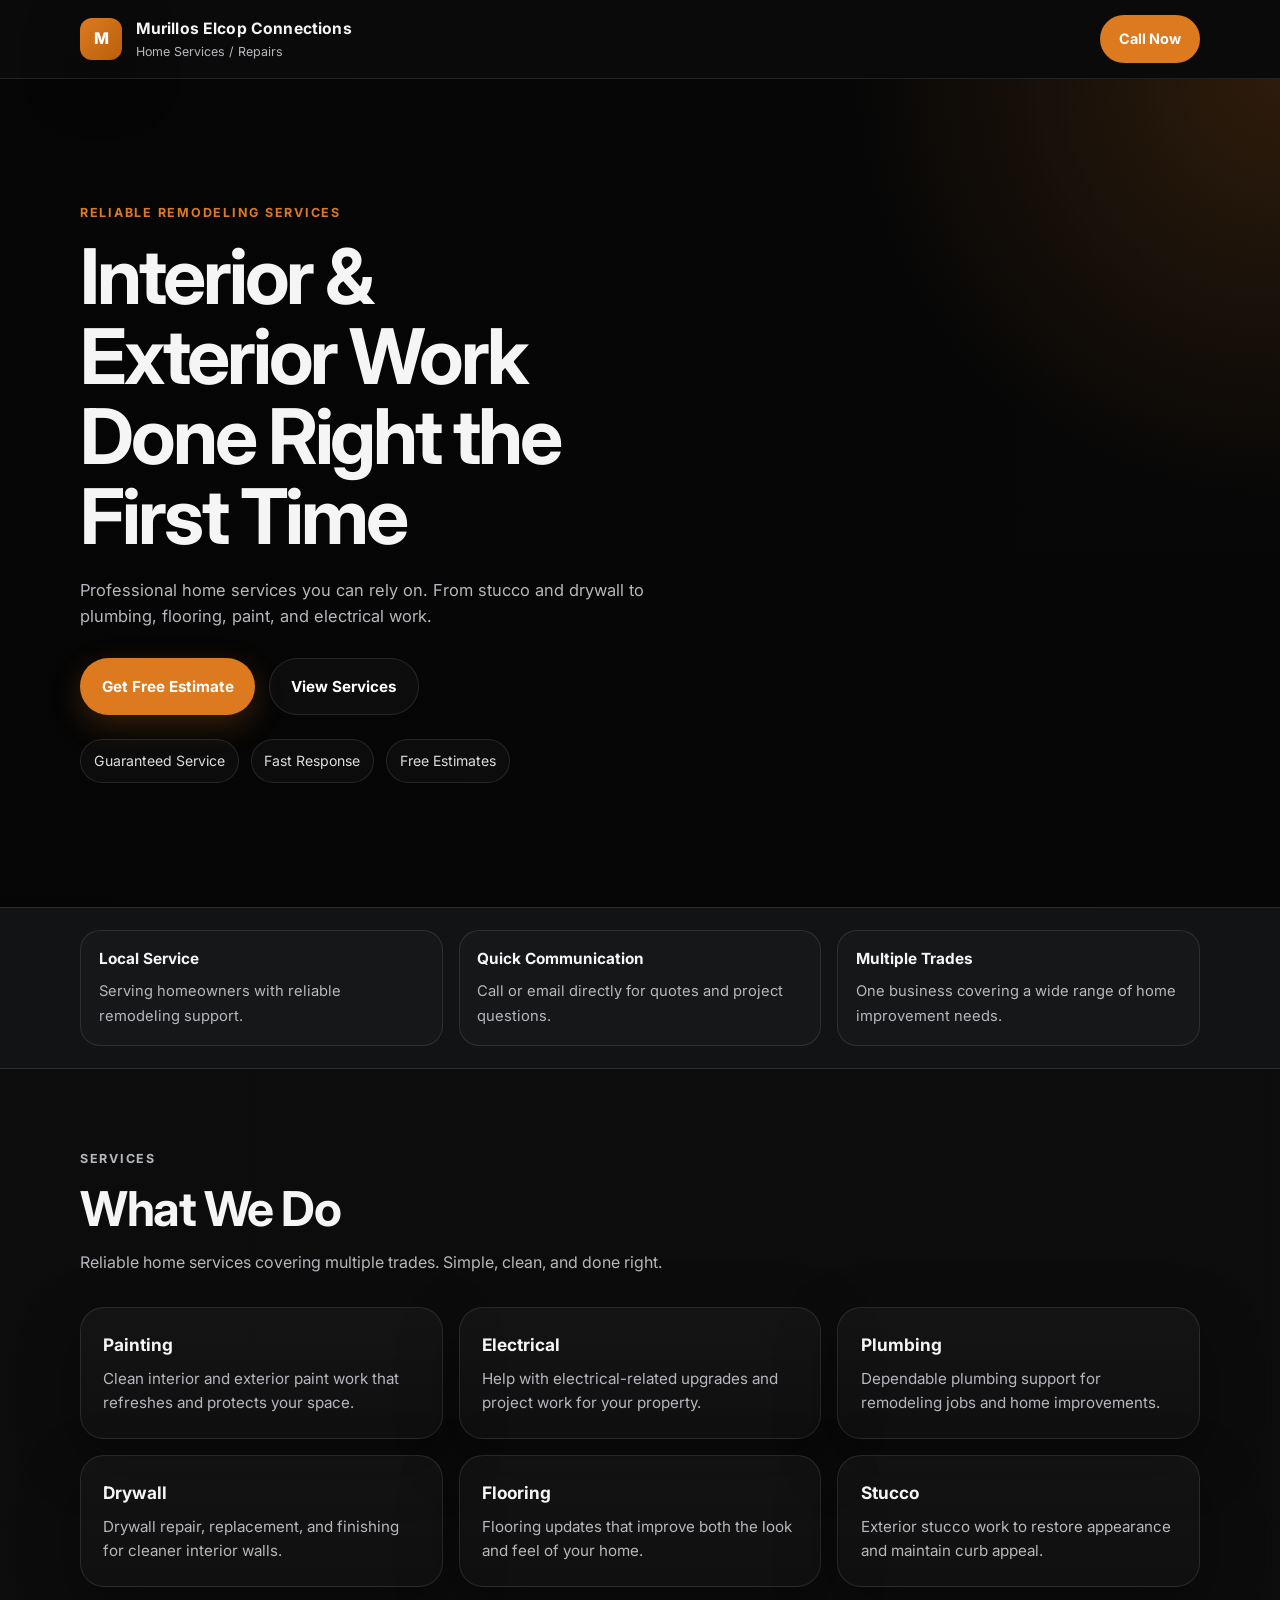
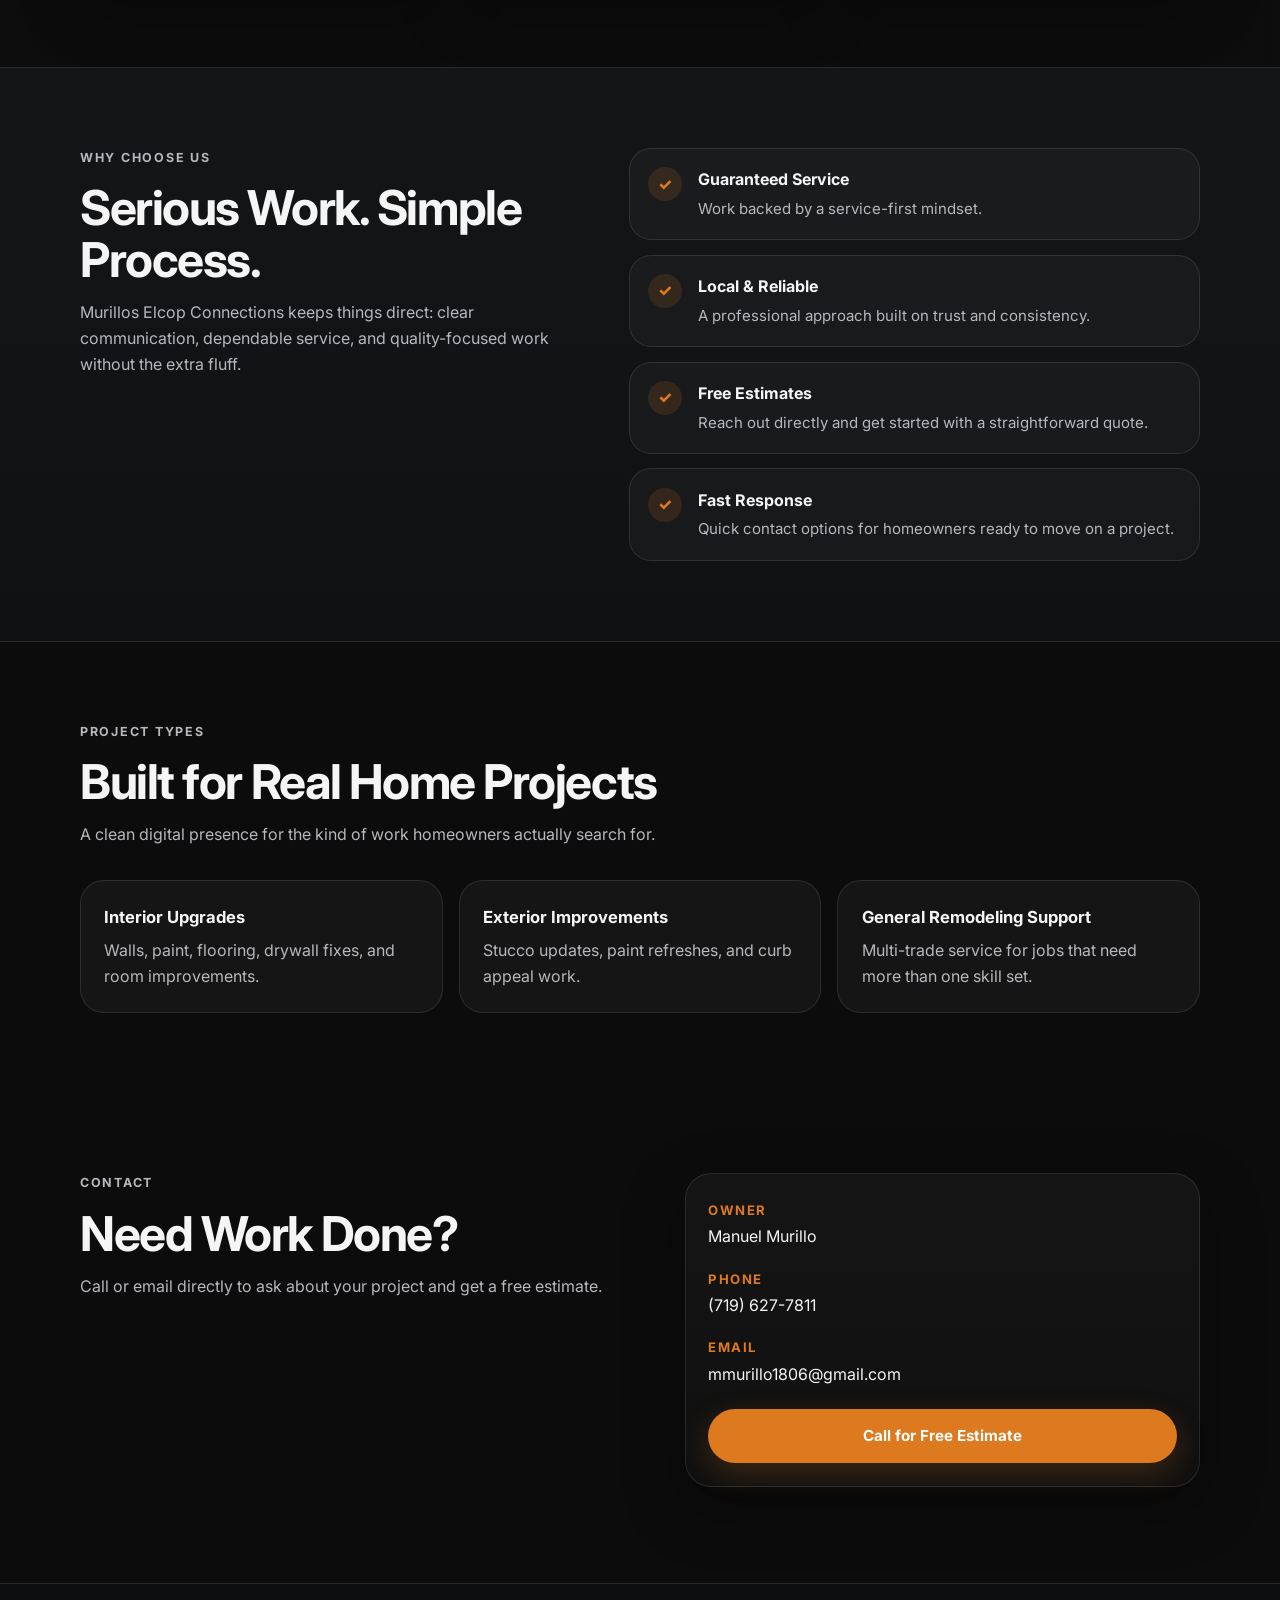
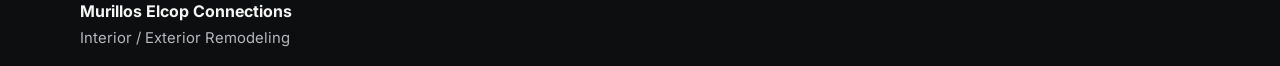
<file: index.html>
<!DOCTYPE html>
<html lang="en">
<head>
  <meta charset="UTF-8" />
  <meta name="viewport" content="width=device-width, initial-scale=1.0" />
  <title>Murillos Elcop Connections | Remodeling Services</title>
  <link rel="preconnect" href="https://fonts.googleapis.com">
  <link rel="preconnect" href="https://fonts.gstatic.com" crossorigin>
  <link href="https://fonts.googleapis.com/css2?family=Inter:wght@400;500;600;700;800&display=swap" rel="stylesheet">
  <link rel="stylesheet" href="styles.css" />
</head>
<body>

  <header class="site-header">
    <div class="container nav">
      <div class="brand">
        <span class="brand-mark">M</span>
        <div>
          <p class="brand-name">Murillos Elcop Connections</p>
          <p class="brand-sub">Home Services / Repairs</p>
        </div>
      </div>

      <a href="tel:17196277811" class="nav-btn">Call Now</a>
    </div>
  </header>

  <main>
    <section class="hero">
      <div class="hero-overlay"></div>
      <div class="container hero-inner">
        <div class="hero-copy">
          <p class="eyebrow">Reliable Remodeling Services</p>
          <h1>Interior & Exterior Work Done Right the First Time</h1>
          <p class="hero-text">
            Professional home services you can rely on. From stucco and drywall to plumbing,
            flooring, paint, and electrical work.
          </p>

          <div class="hero-actions">
            <a href="tel:17196277811" class="btn btn-primary">Get Free Estimate</a>
            <a href="#services" class="btn btn-secondary">View Services</a>
          </div>

          <div class="hero-points">
            <span>Guaranteed Service</span>
            <span>Fast Response</span>
            <span>Free Estimates</span>
          </div>
        </div>
      </div>
    </section>

    <section class="trust-bar">
      <div class="container trust-grid">
        <div class="trust-item">
          <strong>Local Service</strong>
          <span>Serving homeowners with reliable remodeling support.</span>
        </div>
        <div class="trust-item">
          <strong>Quick Communication</strong>
          <span>Call or email directly for quotes and project questions.</span>
        </div>
        <div class="trust-item">
          <strong>Multiple Trades</strong>
          <span>One business covering a wide range of home improvement needs.</span>
        </div>
      </div>
    </section>

    <section class="section" id="services">
      <div class="container">
        <div class="section-head">
          <p class="eyebrow">Services</p>
          <h2>What We Do</h2>
          <p>
            Reliable home services covering multiple trades. Simple, clean, and done right.
          </p>
        </div>

        <div class="services-grid">
          <article class="service-card">
            <h3>Painting</h3>
            <p>Clean interior and exterior paint work that refreshes and protects your space.</p>
          </article>

          <article class="service-card">
            <h3>Electrical</h3>
            <p>Help with electrical-related upgrades and project work for your property.</p>
          </article>

          <article class="service-card">
            <h3>Plumbing</h3>
            <p>Dependable plumbing support for remodeling jobs and home improvements.</p>
          </article>

          <article class="service-card">
            <h3>Drywall</h3>
            <p>Drywall repair, replacement, and finishing for cleaner interior walls.</p>
          </article>

          <article class="service-card">
            <h3>Flooring</h3>
            <p>Flooring updates that improve both the look and feel of your home.</p>
          </article>

          <article class="service-card">
            <h3>Stucco</h3>
            <p>Exterior stucco work to restore appearance and maintain curb appeal.</p>
          </article>
        </div>
      </div>
    </section>

    <section class="section section-dark">
      <div class="container split">
        <div class="split-copy">
          <p class="eyebrow">Why Choose Us</p>
          <h2>Serious Work. Simple Process.</h2>
          <p>
            Murillos Elcop Connections keeps things direct: clear communication,
            dependable service, and quality-focused work without the extra fluff.
          </p>
        </div>

        <div class="check-panel">
          <div class="check-row">
            <span class="check-icon">✓</span>
            <div>
              <h3>Guaranteed Service</h3>
              <p>Work backed by a service-first mindset.</p>
            </div>
          </div>

          <div class="check-row">
            <span class="check-icon">✓</span>
            <div>
              <h3>Local & Reliable</h3>
              <p>A professional approach built on trust and consistency.</p>
            </div>
          </div>

          <div class="check-row">
            <span class="check-icon">✓</span>
            <div>
              <h3>Free Estimates</h3>
              <p>Reach out directly and get started with a straightforward quote.</p>
            </div>
          </div>

          <div class="check-row">
            <span class="check-icon">✓</span>
            <div>
              <h3>Fast Response</h3>
              <p>Quick contact options for homeowners ready to move on a project.</p>
            </div>
          </div>
        </div>
      </div>
    </section>

    <section class="section">
      <div class="container">
        <div class="section-head">
          <p class="eyebrow">Project Types</p>
          <h2>Built for Real Home Projects</h2>
          <p>
            A clean digital presence for the kind of work homeowners actually search for.
          </p>
        </div>

        <div class="project-types">
          <div class="project-box">
            <h3>Interior Upgrades</h3>
            <p>Walls, paint, flooring, drywall fixes, and room improvements.</p>
          </div>

          <div class="project-box">
            <h3>Exterior Improvements</h3>
            <p>Stucco updates, paint refreshes, and curb appeal work.</p>
          </div>

          <div class="project-box">
            <h3>General Remodeling Support</h3>
            <p>Multi-trade service for jobs that need more than one skill set.</p>
          </div>
        </div>
      </div>
    </section>

    <section class="section contact-section" id="contact">
      <div class="container contact-wrap">
        <div class="contact-copy">
          <p class="eyebrow">Contact</p>
          <h2>Need Work Done?</h2>
          <p>
            Call or email directly to ask about your project and get a free estimate.
          </p>
        </div>

        <div class="contact-card">
          <div class="contact-item">
            <span class="label">Owner</span>
            <p>Manuel Murillo</p>
          </div>

          <div class="contact-item">
            <span class="label">Phone</span>
            <p><a href="tel:17196277811">(719) 627-7811</a></p>
          </div>

          <div class="contact-item">
            <span class="label">Email</span>
            <p><a href="mailto:mmurillo1806@gmail.com">mmurillo1806@gmail.com</a></p>
          </div>

          <a href="tel:17196277811" class="btn btn-primary btn-full">Call for Free Estimate</a>
        </div>
      </div>
    </section>
  </main>

  <footer class="site-footer">
    <div class="container footer-inner">
      <p>Murillos Elcop Connections</p>
      <p>Interior / Exterior Remodeling</p>
    </div>
  </footer>

</body>
</html>
</file>
<file: styles.css>
:root {
  --bg: #0f0f10;
  --bg-soft: #17181a;
  --bg-card: rgba(255, 255, 255, 0.04);
  --line: rgba(255, 255, 255, 0.1);
  --text: #f5f5f5;
  --muted: #b6b8bd;
  --accent: #dd7a1f;
  --accent-dark: #b95f0e;
  --white: #ffffff;
  --shadow: 0 20px 60px rgba(0, 0, 0, 0.35);
}

* {
  margin: 0;
  padding: 0;
  box-sizing: border-box;
}

html {
  scroll-behavior: smooth;
}

body {
  font-family: "Inter", sans-serif;
  background:
    linear-gradient(to bottom, rgba(12, 12, 12, 0.96), rgba(12, 12, 12, 1)),
    var(--bg);
  color: var(--text);
  line-height: 1.6;
}

img {
  max-width: 100%;
  display: block;
}

a {
  color: inherit;
  text-decoration: none;
}

.container {
  width: min(1120px, calc(100% - 2rem));
  margin: 0 auto;
}

.site-header {
  position: sticky;
  top: 0;
  z-index: 50;
  backdrop-filter: blur(14px);
  background: rgba(10, 10, 10, 0.72);
  border-bottom: 1px solid var(--line);
}

.nav {
  min-height: 78px;
  display: flex;
  align-items: center;
  justify-content: space-between;
  gap: 1rem;
}

.brand {
  display: flex;
  align-items: center;
  gap: 0.85rem;
}

.brand-mark {
  width: 42px;
  height: 42px;
  border-radius: 12px;
  display: grid;
  place-items: center;
  background: linear-gradient(135deg, var(--accent), var(--accent-dark));
  color: var(--white);
  font-weight: 800;
  box-shadow: var(--shadow);
}

.brand-name {
  font-size: 0.98rem;
  font-weight: 700;
  letter-spacing: 0.01em;
}

.brand-sub {
  font-size: 0.78rem;
  color: var(--muted);
}

.nav-btn,
.btn {
  display: inline-flex;
  align-items: center;
  justify-content: center;
  border-radius: 999px;
  font-weight: 700;
  transition: 0.25s ease;
}

.nav-btn {
  padding: 0.8rem 1rem;
  background: var(--accent);
  color: var(--white);
  font-size: 0.9rem;
}

.nav-btn:hover,
.btn-primary:hover {
  background: #f08a2a;
  transform: translateY(-1px);
}

.hero {
  position: relative;
  min-height: 92vh;
  display: flex;
  align-items: center;
  background:
    linear-gradient(to right, rgba(5, 5, 5, 0.86), rgba(5, 5, 5, 0.55)),
    url("https://images.pexels.com/photos/4494653/pexels-photo-4494653.jpeg") center/cover no-repeat;
  overflow: hidden;
}

.hero-overlay {
  position: absolute;
  inset: 0;
  background:
    radial-gradient(circle at top right, rgba(221, 122, 31, 0.18), transparent 28%),
    linear-gradient(to bottom, rgba(0, 0, 0, 0.1), rgba(0, 0, 0, 0.25));
}

.hero-inner {
  position: relative;
  z-index: 2;
  padding: 5rem 0;
}

.hero-copy {
  max-width: 740px;
}

.eyebrow {
  margin-bottom: 0.9rem;
  color: var(--accent);
  text-transform: uppercase;
  letter-spacing: 0.14em;
  font-size: 0.78rem;
  font-weight: 700;
}

.hero h1 {
  font-size: clamp(2.35rem, 6vw, 4.9rem);
  line-height: 1.04;
  letter-spacing: -0.04em;
  max-width: 11ch;
}

.hero-text {
  margin-top: 1.25rem;
  max-width: 600px;
  color: var(--muted);
  font-size: 1.03rem;
}

.hero-actions {
  margin-top: 1.8rem;
  display: flex;
  flex-wrap: wrap;
  gap: 0.85rem;
}

.btn {
  padding: 0.95rem 1.35rem;
  font-size: 0.95rem;
}

.btn-primary {
  background: var(--accent);
  color: var(--white);
  box-shadow: 0 10px 30px rgba(221, 122, 31, 0.22);
}

.btn-secondary {
  border: 1px solid var(--line);
  color: var(--white);
  background: rgba(255, 255, 255, 0.03);
}

.btn-secondary:hover {
  background: rgba(255, 255, 255, 0.08);
}

.hero-points {
  margin-top: 1.5rem;
  display: flex;
  flex-wrap: wrap;
  gap: 0.75rem;
}

.hero-points span {
  padding: 0.6rem 0.8rem;
  border: 1px solid var(--line);
  border-radius: 999px;
  color: #dddddd;
  background: rgba(255, 255, 255, 0.03);
  font-size: 0.88rem;
}

.trust-bar {
  border-top: 1px solid var(--line);
  border-bottom: 1px solid var(--line);
  background: #121315;
}

.trust-grid {
  display: grid;
  grid-template-columns: 1fr;
  gap: 1rem;
  padding: 1.4rem 0;
}

.trust-item {
  padding: 1rem 1.1rem;
  border: 1px solid var(--line);
  border-radius: 20px;
  background: rgba(255, 255, 255, 0.02);
}

.trust-item strong {
  display: block;
  margin-bottom: 0.35rem;
  font-size: 0.96rem;
}

.trust-item span {
  color: var(--muted);
  font-size: 0.92rem;
}

.section {
  padding: 5rem 0;
}

.section-dark {
  background: linear-gradient(to bottom, #141517, #101113);
  border-top: 1px solid var(--line);
  border-bottom: 1px solid var(--line);
}

.section-head {
  max-width: 650px;
  margin-bottom: 2rem;
}

.section-head h2,
.split-copy h2,
.contact-copy h2 {
  font-size: clamp(1.9rem, 4vw, 3rem);
  line-height: 1.08;
  letter-spacing: -0.03em;
  margin-bottom: 0.9rem;
}

.section-head p,
.split-copy p,
.contact-copy p {
  color: var(--muted);
}

.services-grid {
  display: grid;
  grid-template-columns: 1fr;
  gap: 1rem;
}

.service-card {
  padding: 1.4rem;
  border-radius: 24px;
  border: 1px solid var(--line);
  background:
    linear-gradient(180deg, rgba(255,255,255,0.035), rgba(255,255,255,0.02));
  box-shadow: var(--shadow);
}

.service-card h3 {
  margin-bottom: 0.55rem;
  font-size: 1.08rem;
}

.service-card p {
  color: var(--muted);
  font-size: 0.95rem;
}

.split {
  display: grid;
  grid-template-columns: 1fr;
  gap: 1.5rem;
  align-items: start;
}

.check-panel {
  display: grid;
  gap: 0.9rem;
}

.check-row {
  display: flex;
  align-items: flex-start;
  gap: 1rem;
  padding: 1.15rem;
  border-radius: 22px;
  border: 1px solid var(--line);
  background: rgba(255, 255, 255, 0.03);
}

.check-icon {
  flex-shrink: 0;
  width: 34px;
  height: 34px;
  border-radius: 50%;
  display: grid;
  place-items: center;
  background: rgba(221, 122, 31, 0.14);
  color: var(--accent);
  font-weight: 800;
}

.check-row h3 {
  margin-bottom: 0.25rem;
  font-size: 1rem;
}

.check-row p {
  color: var(--muted);
  font-size: 0.94rem;
}

.project-types {
  display: grid;
  grid-template-columns: 1fr;
  gap: 1rem;
}

.project-box {
  padding: 1.45rem;
  border-radius: 24px;
  border: 1px solid var(--line);
  background: var(--bg-card);
}

.project-box h3 {
  margin-bottom: 0.45rem;
  font-size: 1.04rem;
}

.project-box p {
  color: var(--muted);
}

.contact-section {
  padding-bottom: 6rem;
}

.contact-wrap {
  display: grid;
  grid-template-columns: 1fr;
  gap: 1.25rem;
  align-items: stretch;
}

.contact-card {
  padding: 1.4rem;
  border-radius: 26px;
  background: linear-gradient(180deg, rgba(255,255,255,0.04), rgba(255,255,255,0.02));
  border: 1px solid var(--line);
  box-shadow: var(--shadow);
}

.contact-item + .contact-item {
  margin-top: 1rem;
}

.label {
  display: inline-block;
  margin-bottom: 0.2rem;
  color: var(--accent);
  font-size: 0.82rem;
  text-transform: uppercase;
  letter-spacing: 0.12em;
  font-weight: 700;
}

.contact-item p,
.contact-item a {
  font-size: 1rem;
  color: var(--text);
  word-break: break-word;
}

.btn-full {
  width: 100%;
  margin-top: 1.35rem;
}

.site-footer {
  border-top: 1px solid var(--line);
  background: #0d0e0f;
}

.footer-inner {
  min-height: 82px;
  display: flex;
  flex-direction: column;
  justify-content: center;
  gap: 0.2rem;
}

.footer-inner p:first-child {
  font-weight: 700;
}

.footer-inner p:last-child {
  color: var(--muted);
  font-size: 0.93rem;
}

@media (min-width: 700px) {
  .services-grid {
    grid-template-columns: repeat(2, 1fr);
  }

  .project-types {
    grid-template-columns: repeat(3, 1fr);
  }

  .trust-grid {
    grid-template-columns: repeat(3, 1fr);
  }
}

@media (min-width: 900px) {
  .split {
    grid-template-columns: 0.95fr 1.05fr;
    gap: 2rem;
  }

  .contact-wrap {
    grid-template-columns: 1fr 0.9fr;
    gap: 2rem;
  }

  .services-grid {
    grid-template-columns: repeat(3, 1fr);
  }

  .nav-btn {
    padding-inline: 1.2rem;
  }
}
</file>
